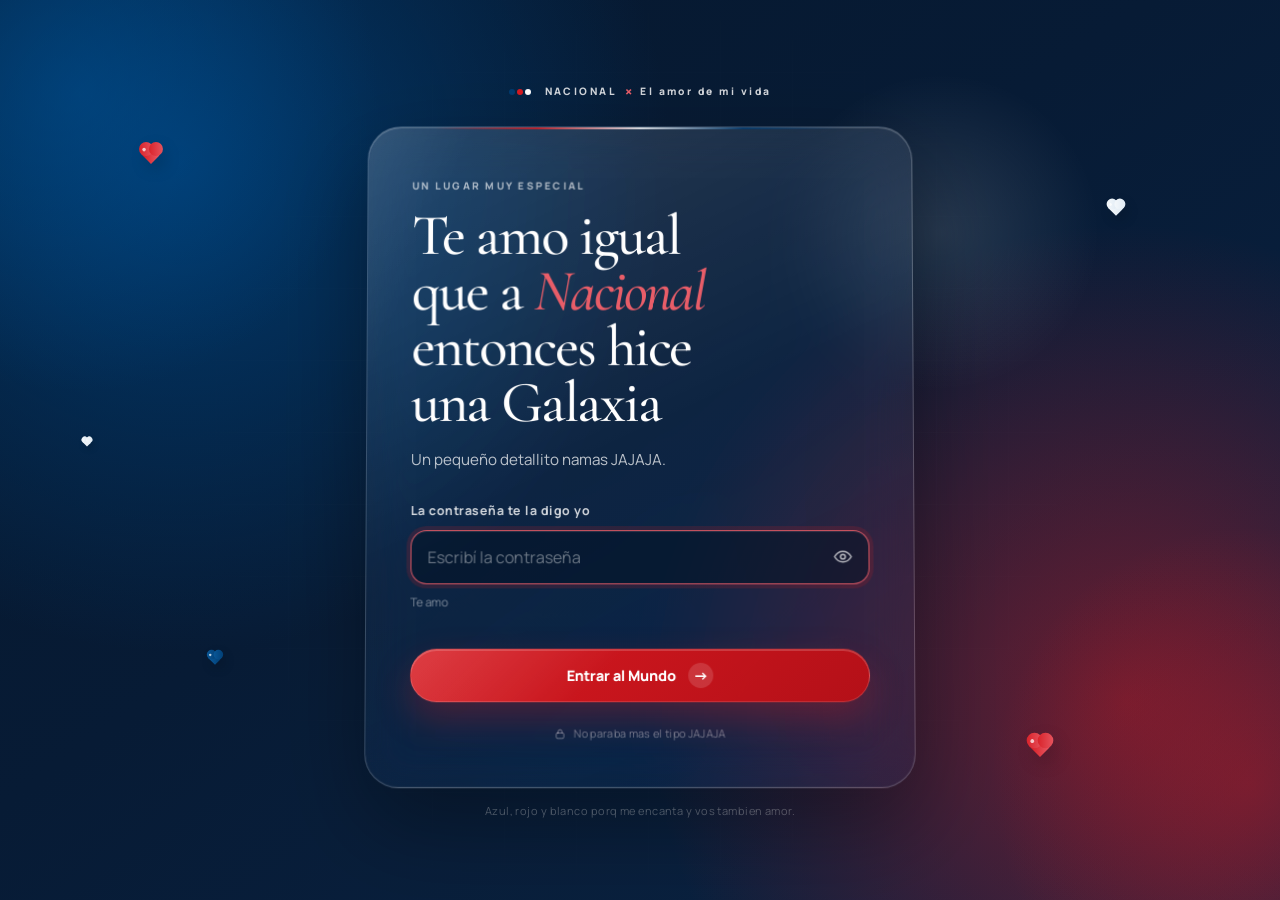
<file: index.html>
<!DOCTYPE html>
<html lang="es">
<head>
  <meta charset="UTF-8">
  <meta name="viewport" content="width=device-width, initial-scale=1, viewport-fit=cover">
  <meta name="theme-color" content="#071B35">
  <meta name="description" content="Un pequeño universo tricolor hecho con amor, exclusivamente para vos.">
  <title>TE AMO AMOOOR</title>

  <link rel="preconnect" href="https://fonts.googleapis.com">
  <link rel="preconnect" href="https://fonts.gstatic.com" crossorigin>
  <link href="https://fonts.googleapis.com/css2?family=Cormorant+Garamond:ital,wght@0,400;0,500;0,600;0,700;1,400;1,500;1,600&family=Manrope:wght@400;500;600;700;800&display=swap" rel="stylesheet">
  <link rel="stylesheet" href="styles.css">
  <script src="assets/three.min.js" defer></script>
  <script src="script.js" defer></script>
  <script src="universe.js" defer></script>
</head>
<body class="is-locked">

  <!-- Silueta de corazón reutilizable para recortar la escultura y la foto. -->
  <svg class="svg-defs" width="0" height="0" aria-hidden="true" focusable="false">
    <defs>
      <clipPath id="heart-clip" clipPathUnits="objectBoundingBox">
        <path d="M0.5 0.955C0.445 0.885 0.055 0.63 0.055 0.345C0.055 0.16 0.19 0.035 0.345 0.035C0.425 0.035 0.478 0.082 0.5 0.145C0.522 0.082 0.575 0.035 0.655 0.035C0.81 0.035 0.945 0.16 0.945 0.345C0.945 0.63 0.555 0.885 0.5 0.955Z"></path>
      </clipPath>
    </defs>
  </svg>


  <!-- ============================================================
       ACCESO PRIVADO
       La contraseña se valida en script.js. No se guarda en el navegador.
       ============================================================ -->
  <section id="gate" class="gate" role="dialog" aria-modal="true" aria-labelledby="gate-title">
    <div class="gate-backdrop" aria-hidden="true">
      <span class="gate-orb gate-orb--blue"></span>
      <span class="gate-orb gate-orb--red"></span>
      <span class="gate-orb gate-orb--white"></span>
      <span class="gate-grid"></span>
      <span class="gate-heart gate-heart--1"><i></i></span>
      <span class="gate-heart gate-heart--2"><i></i></span>
      <span class="gate-heart gate-heart--3"><i></i></span>
      <span class="gate-heart gate-heart--4"><i></i></span>
      <span class="gate-heart gate-heart--5"><i></i></span>
    </div>

    <div class="gate-shell">
      <div class="gate-brand" aria-label="Nacional y amor">
        <span class="tricolor-dot" aria-hidden="true"><i></i><i></i><i></i></span>
        <span>NACIONAL</span>
        <span class="gate-brand-x" aria-hidden="true">×</span>
        <span>El amor de mi vida</span>
      </div>

      <div class="gate-card" id="gate-card">
        <div class="gate-card-shine" aria-hidden="true"></div>
        <span class="gate-eyebrow" id="gate-eyebrow">UN LUGAR MUY ESPECIAL</span>
        <h1 id="gate-title">Hay un lugar al que solamente <em>vos</em> podés entrar...</h1>
        <p class="gate-subtitle" id="gate-subtitle">Esta pequeña sorpresa tiene una única destinataria.</p>

        <form id="gate-form" class="gate-form" novalidate>
          <label for="password" id="gate-label">Tu llave secreta</label>
          <div class="password-field">
            <input
              id="password"
              name="password"
              type="password"
              autocomplete="off"
              autocapitalize="none"
              spellcheck="false"
              aria-describedby="password-hint password-error"
              placeholder="Escribí la contraseña"
              required
            >
            <button type="button" class="password-toggle" id="toggle-password" aria-label="Mostrar contraseña" aria-pressed="false">
              <svg class="icon-eye" viewBox="0 0 24 24" aria-hidden="true">
                <path d="M2.5 12s3.5-6 9.5-6 9.5 6 9.5 6-3.5 6-9.5 6-9.5-6-9.5-6Z"></path>
                <circle cx="12" cy="12" r="2.7"></circle>
              </svg>
              <svg class="icon-eye-off" viewBox="0 0 24 24" aria-hidden="true">
                <path d="m4 4 16 16M9.9 5.2A10.8 10.8 0 0 1 12 5c6 0 9.5 6 9.5 6a15.6 15.6 0 0 1-2.3 3M6.2 6.8C3.8 8.4 2.5 11 2.5 11s3.5 6 9.5 6a10 10 0 0 0 4.3-.9"></path>
              </svg>
            </button>
          </div>

          <p id="password-hint" class="gate-hint">Pista: tres colores, un sentimiento y un número.</p>
          <p id="password-error" class="form-error" role="alert" aria-live="polite"></p>

          <button type="submit" class="btn btn-primary gate-submit" id="gate-submit">
            <span class="btn-label">Descubrir mi sorpresa</span>
            <span class="btn-arrow" aria-hidden="true">→</span>
            <span class="gate-success-icon" aria-hidden="true">
              <svg viewBox="0 0 24 24"><path d="m5 12.5 4.2 4.2L19 7"></path></svg>
            </span>
          </button>
        </form>

        <div class="gate-card-footer">
          <span class="gate-lock" aria-hidden="true">
            <svg viewBox="0 0 24 24"><rect x="5" y="10" width="14" height="10" rx="2.5"></rect><path d="M8.5 10V7.5a3.5 3.5 0 0 1 7 0V10"></path></svg>
          </span>
          <span id="gate-footer-text">Hecho con amor, exclusivamente para vos.</span>
        </div>
      </div>

      <p class="gate-footnote" id="gate-footnote">Un pequeño universo azul, rojo y blanco. Como nosotros.</p>
    </div>
  </section>

  <!-- ============================================================
       UNIVERSO 3D · ocupa el 100% de la pantalla tras el acceso.
       No hay header, menú, tarjetas ni secciones: solo el escenario.
       ============================================================ -->
  <div class="experience" id="experience" inert aria-hidden="true">
    <div class="universe-stage" id="universe-stage" aria-label="Universo 3D. Deslizá para mirar a tu alrededor.">
      <canvas class="universe-canvas" id="universe-canvas"></canvas>

      <!-- Alternativa si el dispositivo no soporta WebGL -->
      <div class="universe-fallback" id="universe-fallback" hidden>
        <img id="universe-fallback-img" alt="" hidden>
        <p class="universe-fallback-text" id="universe-fallback-text"></p>
      </div>

      <div class="universe-veil" id="universe-veil"></div>
      <div class="universe-loader" id="universe-loader" role="status" aria-live="polite">
        <span class="universe-loader-rings" aria-hidden="true"><i></i><i></i><i></i></span>
        <span id="universe-loader-text">Cargando la galaxia del amor de mi vida</span>
      </div>

      <p class="universe-welcome" id="universe-welcome" hidden>Bienvenida a nuestra galaxia teamo mivida❤️💙🤍</p>
      <p class="universe-hint" id="universe-hint" hidden>Deslizá para mirar alrededor · tocá una foto o un regalo 💙</p>
      <p class="universe-status" id="universe-status" role="status" aria-live="polite"></p>

      <div class="universe-tools">
        <button class="universe-btn" id="universe-gyro" type="button" hidden aria-pressed="false" aria-label="Usar el movimiento del teléfono">
          <svg viewBox="0 0 24 24" aria-hidden="true"><rect x="7" y="3" width="10" height="18" rx="2.4"></rect><path d="M11 18h2"></path></svg>
        </button>
        <button class="universe-btn" id="universe-reset" type="button" aria-label="Volver a centrar la vista">
          <svg viewBox="0 0 24 24" aria-hidden="true"><circle cx="12" cy="12" r="3"></circle><path d="M12 3v3M12 18v3M3 12h3M18 12h3"></path></svg>
        </button>
      </div>
    </div>
  </div>

  <!-- ============================================================
       SORPRESAS · aparece solo al tocar una foto o un regalo 3D.
       Todos los textos se editan en UNIVERSE_CONFIG.texts (universe.js).
       ============================================================ -->
  <div class="surprise-overlay" id="surprise-overlay" hidden role="dialog" aria-modal="true" aria-labelledby="surprise-title">
    <div class="surprise-panel" id="surprise-panel">
      <button class="surprise-close" id="surprise-close" type="button" aria-label="Cerrar sorpresa">×</button>
      <span class="surprise-kicker" id="surprise-kicker">UN MENSAJE PARA VOS</span>
      <h2 class="surprise-title" id="surprise-title"></h2>
      <figure class="surprise-photo" id="surprise-photo" hidden>
        <img id="surprise-img" alt="" decoding="async">
      </figure>
      <div class="surprise-body" id="surprise-body"></div>
      <p class="surprise-sign" id="surprise-sign"></p>
    </div>
  </div>
</body>
</html>
</file>
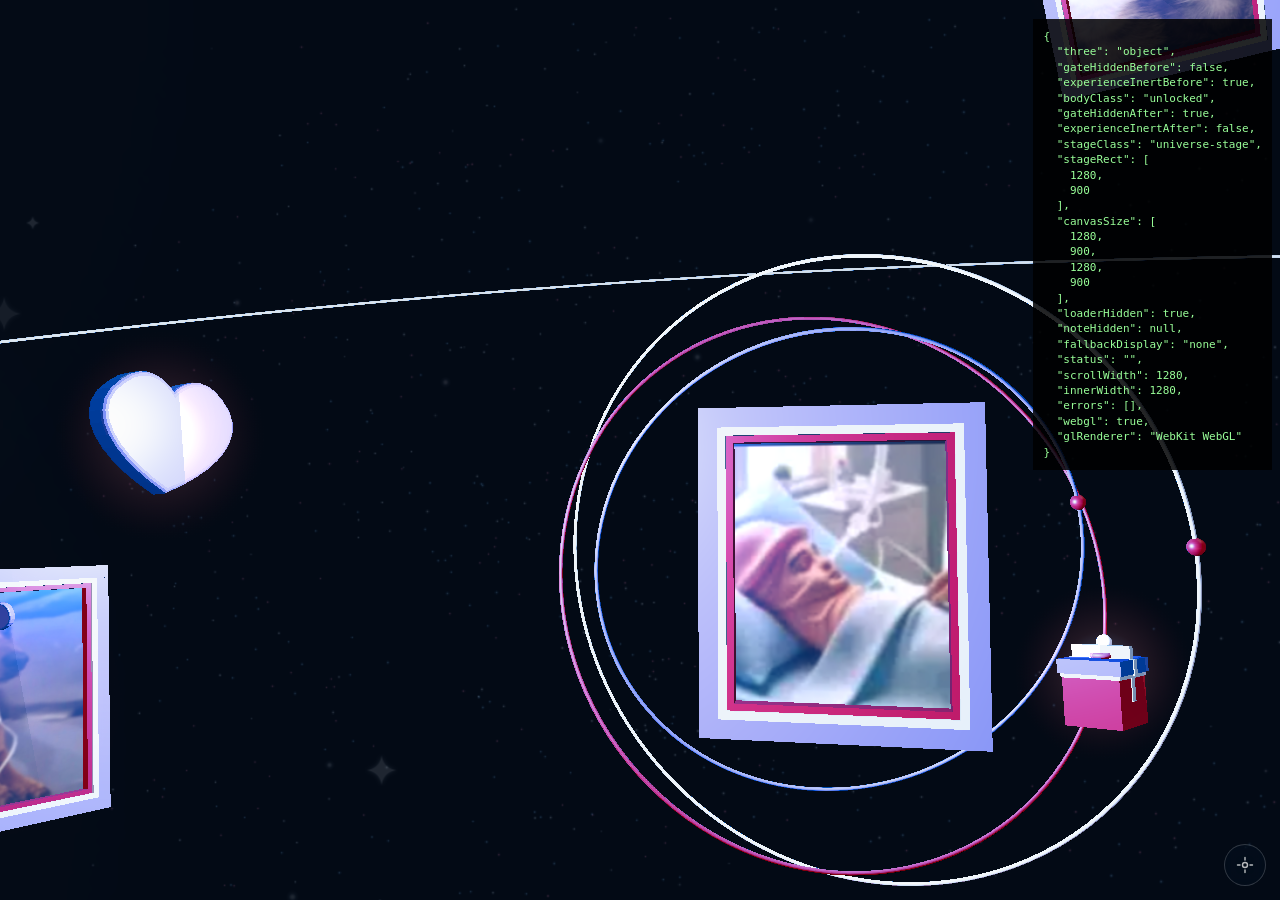
<file: qa-universe.html>
<!DOCTYPE html>
<html lang="es">
<head>
  <meta charset="UTF-8">
  <meta name="viewport" content="width=device-width, initial-scale=1">
  <title>QA universo</title>
  <style>
    html, body { margin: 0; width: 100%; height: 100%; overflow: hidden; background: #000; }
    iframe { display: block; width: 100vw; height: 100vh; border: 0; }
    #qa { position: fixed; z-index: 99999; inset: 8px 8px auto auto; max-width: 320px; max-height: 90vh; overflow: auto; padding: 10px; background: rgba(0,0,0,.85); color: #9f9; font: 11px/1.4 monospace; white-space: pre-wrap; }
  </style>
</head>
<body>
  <iframe id="frame" src="index.html"></iframe>
  <pre id="qa">waiting</pre>
  <script>
    const frame = document.getElementById("frame");
    const qa = document.getElementById("qa");
    const params = new URLSearchParams(location.search);
    const frameWidth = Number(params.get("w") || 0);
    const frameHeight = Number(params.get("h") || 0);
    if (frameWidth) {
      frame.style.width = frameWidth + "px";
      frame.style.height = (frameHeight || 844) + "px";
    }
    if (params.get("clean") === "1") {
      qa.style.display = "none";
    }
    const errors = [];
    const payload = {};

    frame.addEventListener("load", () => {
      const win = frame.contentWindow;
      const doc = frame.contentDocument;

      win.addEventListener("error", (event) => {
        errors.push("error: " + event.message + " @ " + event.filename + ":" + event.lineno);
      });
      win.addEventListener("unhandledrejection", (event) => {
        errors.push("rejection: " + (event.reason && event.reason.message ? event.reason.message : String(event.reason)));
      });

      payload.three = typeof win.THREE;
      payload.gateHiddenBefore = doc.getElementById("gate").hidden;
      payload.experienceInertBefore = doc.getElementById("experience").inert;

      setTimeout(() => {
        const input = doc.getElementById("password");
        input.value = "Nacionalteamo1";
        const form = doc.getElementById("gate-form");
        if (form.requestSubmit) form.requestSubmit();
        else form.dispatchEvent(new Event("submit", { bubbles: true, cancelable: true }));
      }, 350);

      setTimeout(() => {
        const stage = doc.getElementById("universe-stage");
        const canvas = doc.getElementById("universe-canvas");
        const loader = doc.getElementById("universe-loader");
        const note = doc.getElementById("universe-photo-note");
        const fallback = doc.getElementById("universe-fallback");
        const status = doc.getElementById("universe-status");

        payload.bodyClass = doc.body.className;
        payload.gateHiddenAfter = doc.getElementById("gate").hidden;
        payload.experienceInertAfter = doc.getElementById("experience").inert;
        payload.stageClass = stage ? stage.className : "missing";
        payload.stageRect = stage ? [Math.round(stage.getBoundingClientRect().width), Math.round(stage.getBoundingClientRect().height)] : null;
        payload.canvasSize = canvas ? [canvas.width, canvas.height, Math.round(canvas.getBoundingClientRect().width), Math.round(canvas.getBoundingClientRect().height)] : null;
        payload.loaderHidden = loader ? (loader.hidden || loader.classList.contains("is-hidden")) : null;
        payload.noteHidden = note ? note.hidden : null;
        payload.fallbackDisplay = fallback ? win.getComputedStyle(fallback).display : null;
        payload.status = status ? status.textContent : null;
        payload.scrollWidth = doc.documentElement.scrollWidth;
        payload.innerWidth = win.innerWidth;
        payload.errors = errors;

        const gl = canvas ? (canvas.getContext("webgl2") || canvas.getContext("webgl")) : null;
        payload.webgl = Boolean(gl);
        if (gl) {
          payload.glRenderer = gl.getParameter(gl.RENDERER);
        }

        qa.textContent = JSON.stringify(payload, null, 2);
        document.title = "QA " + (payload.stageClass || "?") + " errors=" + errors.length;
      }, 6500);
    });
  </script>
</body>
</html>
</file>
<file: styles.css>
/* ============================================================
   NACIONAL × AMOR
   Hoja de estilos principal
   ------------------------------------------------------------
   Orden:
   01. Base y variables
   02. Utilidades y botones
   03. Pantalla de acceso
   04. Universo 3D a pantalla completa
   05. Sorpresas (tarjeta al tocar una foto o un regalo)
   06. Ajustes para celular y movimiento reducido
   ============================================================ */

/* ============================================================
   01. BASE Y VARIABLES
   ============================================================ */
:root {
  --blue: #003B70;
  --red: #D71920;
  --white: #FFFFFF;
  --night: #071B35;
  --steel: #A8BED5;
  --red-soft: #E85D68;
  --warm: #FFFDFB;
  --gray: #F3F4F6;
  --ink: #102338;
  --ink-soft: #4C6074;
  --ink-muted: #6C7F91;
  --line: rgba(0, 59, 112, 0.14);
  --line-strong: rgba(0, 59, 112, 0.24);
  --paper: #FFFCF7;

  --serif: "Cormorant Garamond", "Iowan Old Style", "Palatino Linotype", Georgia, serif;
  --sans: "Manrope", "Segoe UI", system-ui, -apple-system, BlinkMacSystemFont, sans-serif;

  --radius-sm: 14px;
  --radius-md: 22px;
  --radius-lg: 32px;
  --radius-xl: 44px;

  --shadow-sm: 0 8px 22px rgba(7, 27, 53, 0.08);
  --shadow-md: 0 20px 50px rgba(7, 27, 53, 0.12);
  --shadow-lg: 0 34px 90px rgba(7, 27, 53, 0.18);
  --shadow-blue: 0 22px 50px rgba(0, 59, 112, 0.22);

  --max-width: 1180px;
  --page-gutter: clamp(16px, 5vw, 48px);
  --header-height: 66px;
  --safe-top: env(safe-area-inset-top, 0px);
  --safe-right: env(safe-area-inset-right, 0px);
  --safe-bottom: env(safe-area-inset-bottom, 0px);
  --safe-left: env(safe-area-inset-left, 0px);

  --ease-out: cubic-bezier(0.22, 1, 0.36, 1);
  --ease-soft: cubic-bezier(0.4, 0, 0.2, 1);
}

*,
*::before,
*::after {
  box-sizing: border-box;
}

[hidden] {
  display: none !important;
}

html {
  -webkit-text-size-adjust: 100%;
  scroll-behavior: smooth;
  scroll-padding-top: calc(var(--header-height) + 24px);
}

body {
  margin: 0;
  min-width: 280px;
  overflow-x: clip;
  background: var(--warm);
  color: var(--ink);
  font-family: var(--sans);
  font-size: 16px;
  line-height: 1.65;
  text-rendering: optimizeLegibility;
  -webkit-font-smoothing: antialiased;
}

body.is-locked {
  overflow: hidden;
}

body.modal-open {
  overflow: hidden;
}

h1, h2, h3, h4, p, figure, blockquote {
  margin: 0;
}

h1, h2, h3, h4 {
  text-wrap: balance;
}

p {
  text-wrap: pretty;
}

img,
svg {
  display: block;
  max-width: 100%;
}

img {
  height: auto;
}

button,
input {
  font: inherit;
}

button {
  color: inherit;
}

a {
  color: inherit;
  text-decoration: none;
}

ol, ul {
  margin: 0;
  padding: 0;
  list-style: none;
}

::selection {
  background: var(--red);
  color: var(--white);
}

:focus-visible {
  outline: 3px solid var(--red);
  outline-offset: 3px;
}

section[id] {
  scroll-margin-top: calc(var(--header-height) + 20px);
}

.svg-defs {
  position: absolute;
  width: 0;
  height: 0;
  overflow: hidden;
}

.skip-link {
  position: fixed;
  z-index: 3000;
  top: 12px;
  left: 12px;
  padding: 12px 18px;
  border-radius: 999px;
  background: var(--white);
  color: var(--blue);
  font-weight: 800;
  box-shadow: var(--shadow-md);
  transform: translateY(-160%);
  transition: transform 0.2s ease;
}

.skip-link:focus {
  transform: translateY(0);
}

/* ============================================================
   02. UTILIDADES Y BOTONES
   ============================================================ */
.section-inner {
  width: min(100%, var(--max-width));
  margin-inline: auto;
  padding-inline: var(--page-gutter);
  position: relative;
  z-index: 2;
}

.eyebrow {
  display: flex;
  align-items: center;
  gap: 10px;
  margin-bottom: 18px;
  color: var(--blue);
  font-size: 0.69rem;
  font-weight: 800;
  letter-spacing: 0.18em;
  line-height: 1.4;
  text-transform: uppercase;
}

.eyebrow-line {
  width: 28px;
  height: 2px;
  flex: 0 0 auto;
  border-radius: 99px;
  background: linear-gradient(90deg, var(--red), var(--blue));
}

.eyebrow--light {
  color: rgba(255, 255, 255, 0.76);
}

.eyebrow--light .eyebrow-line {
  background: linear-gradient(90deg, var(--white), var(--red-soft));
}

h2 {
  color: var(--night);
  font-family: var(--serif);
  font-size: clamp(2.25rem, 7.6vw, 4.35rem);
  font-weight: 600;
  letter-spacing: -0.035em;
  line-height: 0.98;
}

h2 em {
  color: var(--red);
  font-style: italic;
  font-weight: 500;
}

.section-lede {
  max-width: 62ch;
  margin-top: 22px;
  color: var(--ink-soft);
  font-size: clamp(0.96rem, 2.7vw, 1.08rem);
  line-height: 1.75;
}

.btn {
  position: relative;
  display: inline-flex;
  min-height: 48px;
  align-items: center;
  justify-content: center;
  gap: 12px;
  padding: 13px 22px;
  border: 1px solid transparent;
  border-radius: 999px;
  cursor: pointer;
  font-size: 0.9rem;
  font-weight: 800;
  line-height: 1.2;
  text-align: center;
  touch-action: manipulation;
  transition:
    transform 0.25s var(--ease-out),
    box-shadow 0.25s ease,
    background-color 0.25s ease,
    border-color 0.25s ease,
    color 0.25s ease;
  -webkit-tap-highlight-color: transparent;
}

.btn:hover {
  transform: translateY(-2px);
}

.btn:active {
  transform: translateY(0) scale(0.985);
}

.btn-primary {
  overflow: hidden;
  background:
    linear-gradient(135deg, rgba(255, 255, 255, 0.14), transparent 42%),
    linear-gradient(135deg, var(--blue), #002D57 55%, var(--night));
  border-color: rgba(255, 255, 255, 0.14);
  color: var(--white);
  box-shadow:
    inset 0 1px 0 rgba(255, 255, 255, 0.2),
    0 14px 34px rgba(0, 59, 112, 0.25);
}

.btn-primary::after {
  content: "";
  position: absolute;
  inset: 0;
  background: linear-gradient(110deg, transparent 20%, rgba(255, 255, 255, 0.22) 46%, transparent 70%);
  transform: translateX(-130%);
  transition: transform 0.65s var(--ease-out);
  pointer-events: none;
}

.btn-primary:hover {
  box-shadow:
    inset 0 1px 0 rgba(255, 255, 255, 0.24),
    0 18px 44px rgba(0, 59, 112, 0.32);
}

.btn-primary:hover::after {
  transform: translateX(130%);
}

.btn-ghost {
  background: rgba(255, 255, 255, 0.58);
  border-color: var(--line-strong);
  color: var(--blue);
  box-shadow: inset 0 1px 0 rgba(255, 255, 255, 0.8);
}

.btn-ghost:hover {
  background: var(--white);
  border-color: rgba(0, 59, 112, 0.35);
}

.btn-light {
  background: var(--white);
  color: var(--blue);
  box-shadow: 0 16px 36px rgba(0, 0, 0, 0.18);
}

.btn-light:hover {
  background: var(--paper);
}

.btn-arrow {
  display: inline-grid;
  width: 25px;
  height: 25px;
  flex: 0 0 auto;
  place-items: center;
  border-radius: 50%;
  background: rgba(255, 255, 255, 0.14);
  font-size: 0.95rem;
  line-height: 1;
}

.btn-ghost .btn-arrow {
  background: rgba(0, 59, 112, 0.08);
}

[data-reveal] {
  opacity: 0;
  transform: translateY(24px);
  transition:
    opacity 0.75s var(--ease-out),
    transform 0.75s var(--ease-out);
}

[data-reveal].is-visible {
  opacity: 1;
  transform: translateY(0);
}

.tricolor-dot {
  display: inline-flex;
  width: 24px;
  height: 12px;
  flex: 0 0 auto;
  gap: 2px;
  align-items: center;
}

.tricolor-dot i {
  display: block;
  width: 6px;
  height: 6px;
  border-radius: 50%;
}

.tricolor-dot i:nth-child(1) { background: var(--blue); }
.tricolor-dot i:nth-child(2) { background: var(--red); }
.tricolor-dot i:nth-child(3) { background: var(--white); box-shadow: 0 0 0 1px rgba(0, 59, 112, 0.16); }

.placeholder-stripes {
  display: inline-flex;
  width: 58px;
  height: 10px;
  gap: 3px;
  overflow: hidden;
  border-radius: 99px;
}

.placeholder-stripes i {
  flex: 1;
}

.placeholder-stripes i:nth-child(1) { background: var(--blue); }
.placeholder-stripes i:nth-child(2) { background: var(--red); }
.placeholder-stripes i:nth-child(3) { background: var(--white); box-shadow: inset 0 0 0 1px rgba(0, 59, 112, 0.15); }

/* ============================================================
   03. PANTALLA DE ACCESO
   ============================================================ */
.gate {
  position: fixed;
  z-index: 2000;
  inset: 0;
  display: flex;
  overflow-y: auto;
  overscroll-behavior: contain;
  align-items: center;
  justify-content: center;
  padding:
    calc(var(--safe-top) + 26px)
    calc(var(--safe-right) + 16px)
    calc(var(--safe-bottom) + 26px)
    calc(var(--safe-left) + 16px);
  background:
    radial-gradient(circle at 14% 18%, rgba(0, 59, 112, 0.95), transparent 37%),
    radial-gradient(circle at 88% 78%, rgba(215, 25, 32, 0.48), transparent 36%),
    linear-gradient(145deg, #06182E 0%, #071B35 45%, #0A2344 100%);
  color: var(--white);
  transition:
    opacity 0.7s var(--ease-soft),
    visibility 0.7s ease,
    transform 0.8s var(--ease-out);
}

.gate.is-leaving {
  opacity: 0;
  visibility: hidden;
  transform: scale(1.025);
  pointer-events: none;
}

.gate[hidden] {
  display: none;
}

.gate-backdrop {
  position: absolute;
  inset: 0;
  overflow: hidden;
  pointer-events: none;
}

.gate-orb {
  position: absolute;
  border-radius: 50%;
  opacity: 0.6;
}

.gate-orb--blue {
  width: min(70vw, 620px);
  aspect-ratio: 1;
  top: -24%;
  left: -18%;
  background: radial-gradient(circle, rgba(0, 84, 153, 0.8), transparent 68%);
}

.gate-orb--red {
  width: min(60vw, 520px);
  aspect-ratio: 1;
  right: -18%;
  bottom: -16%;
  background: radial-gradient(circle, rgba(215, 25, 32, 0.55), transparent 70%);
}

.gate-orb--white {
  width: min(40vw, 320px);
  aspect-ratio: 1;
  top: 8%;
  right: 14%;
  opacity: 0.14;
  background: radial-gradient(circle, rgba(255, 255, 255, 0.9), transparent 70%);
}

.gate-grid {
  position: absolute;
  inset: 0;
  opacity: 0.18;
  background-image:
    linear-gradient(rgba(255, 255, 255, 0.12) 1px, transparent 1px),
    linear-gradient(90deg, rgba(255, 255, 255, 0.12) 1px, transparent 1px);
  background-size: 72px 72px;
  -webkit-mask-image: radial-gradient(circle at center, #000 0%, transparent 68%);
  mask-image: radial-gradient(circle at center, #000 0%, transparent 68%);
}

.gate-heart {
  position: absolute;
  width: 20px;
  height: 20px;
  border-radius: 0 0 5px 0;
  background: linear-gradient(135deg, var(--red), var(--red-soft));
  transform: rotate(-45deg);
  box-shadow: 0 9px 24px rgba(0, 0, 0, 0.25);
  animation: gateHeartFloat 8s ease-in-out infinite;
}

.gate-heart::before,
.gate-heart::after {
  content: "";
  position: absolute;
  width: 20px;
  height: 20px;
  border-radius: 50%;
  background: inherit;
}

.gate-heart::before {
  top: -10px;
  left: 0;
}

.gate-heart::after {
  top: 0;
  left: 10px;
}

.gate-heart i {
  position: absolute;
  z-index: 2;
  top: -4px;
  left: 5px;
  width: 5px;
  height: 5px;
  border-radius: 50%;
  background: rgba(255, 255, 255, 0.72);
}

.gate-heart--1 {
  top: 16%;
  left: 11%;
  scale: 0.7;
  animation-delay: -2s;
}

.gate-heart--2 {
  top: 72%;
  left: 16%;
  scale: 0.48;
  background: linear-gradient(135deg, #0B5C9E, var(--blue));
  animation-delay: -5s;
}

.gate-heart--3 {
  top: 22%;
  right: 12%;
  scale: 0.55;
  background: linear-gradient(135deg, #F8FAFC, #DCE8F3);
  animation-delay: -3s;
}

.gate-heart--4 {
  right: 18%;
  bottom: 16%;
  scale: 0.78;
  animation-delay: -6s;
}

.gate-heart--5 {
  top: 48%;
  left: 6%;
  scale: 0.32;
  background: linear-gradient(135deg, #F8FAFC, #DCE8F3);
  animation-delay: -1s;
}

.gate-shell {
  position: relative;
  z-index: 3;
  width: min(100%, 548px);
  margin-block: auto;
}

.gate-brand {
  display: flex;
  align-items: center;
  justify-content: center;
  gap: 8px;
  margin-bottom: 20px;
  color: rgba(255, 255, 255, 0.82);
  font-size: 0.64rem;
  font-weight: 800;
  letter-spacing: 0.24em;
}

.gate-brand .tricolor-dot {
  margin-right: 4px;
}

.gate-brand-x {
  color: var(--red-soft);
  font-size: 0.9rem;
  letter-spacing: 0;
}

.gate-card {
  position: relative;
  overflow: hidden;
  padding: clamp(26px, 6vw, 44px);
  border: 1px solid rgba(255, 255, 255, 0.19);
  border-radius: clamp(24px, 5vw, 34px);
  background:
    linear-gradient(155deg, rgba(255, 255, 255, 0.14), rgba(255, 255, 255, 0.035) 48%, rgba(0, 59, 112, 0.12));
  box-shadow:
    inset 0 1px 0 rgba(255, 255, 255, 0.2),
    inset 0 -1px 0 rgba(255, 255, 255, 0.04),
    0 36px 90px rgba(0, 0, 0, 0.34);
  backdrop-filter: blur(22px) saturate(115%);
  -webkit-backdrop-filter: blur(22px) saturate(115%);
  transform: perspective(1000px) rotateX(1.2deg);
  transition: transform 0.5s var(--ease-out), border-color 0.4s ease;
}

.gate-card::before {
  content: "";
  position: absolute;
  top: 0;
  left: 12%;
  right: 12%;
  height: 2px;
  background: linear-gradient(90deg, transparent, var(--red), var(--white), var(--blue), transparent);
  opacity: 0.8;
}

.gate-card.is-success {
  border-color: rgba(255, 255, 255, 0.55);
  transform: perspective(1000px) rotateX(0deg) scale(1.01);
}

.gate-card.is-error {
  animation: gateShake 0.42s ease;
}

.gate-card-shine {
  position: absolute;
  top: -80%;
  left: -60%;
  width: 60%;
  height: 230%;
  background: linear-gradient(90deg, transparent, rgba(255, 255, 255, 0.1), transparent);
  transform: rotate(22deg);
  pointer-events: none;
}

.gate-eyebrow {
  display: inline-block;
  margin-bottom: 14px;
  color: rgba(255, 255, 255, 0.62);
  font-size: 0.64rem;
  font-weight: 800;
  letter-spacing: 0.22em;
}

.gate h1 {
  max-width: 12ch;
  color: var(--white);
  font-family: var(--serif);
  font-size: clamp(2.3rem, 8vw, 3.65rem);
  font-weight: 500;
  letter-spacing: -0.035em;
  line-height: 0.96;
}

.gate h1 em {
  color: var(--red-soft);
  font-weight: 500;
}

.gate-subtitle {
  max-width: 38ch;
  margin-top: 16px;
  color: rgba(255, 255, 255, 0.72);
  font-size: 0.95rem;
  line-height: 1.7;
}

.gate-form {
  margin-top: 28px;
}

.gate-form > label {
  display: block;
  margin-bottom: 8px;
  color: rgba(255, 255, 255, 0.82);
  font-size: 0.78rem;
  font-weight: 700;
  letter-spacing: 0.04em;
}

.password-field {
  position: relative;
  display: flex;
  align-items: center;
  border: 1px solid rgba(255, 255, 255, 0.2);
  border-radius: 16px;
  background: rgba(2, 15, 32, 0.32);
  box-shadow: inset 0 1px 0 rgba(255, 255, 255, 0.06);
  transition:
    border-color 0.25s ease,
    background-color 0.25s ease,
    box-shadow 0.25s ease;
}

.password-field:focus-within {
  border-color: rgba(232, 93, 104, 0.9);
  background: rgba(2, 15, 32, 0.48);
  box-shadow:
    0 0 0 4px rgba(215, 25, 32, 0.16),
    inset 0 1px 0 rgba(255, 255, 255, 0.08);
}

.password-field input {
  width: 100%;
  min-height: 52px;
  padding: 13px 52px 13px 16px;
  border: 0;
  border-radius: 16px;
  outline: 0;
  background: transparent;
  color: var(--white);
  font-size: 1rem;
  letter-spacing: 0.03em;
}

.password-field input::placeholder {
  color: rgba(255, 255, 255, 0.4);
  letter-spacing: 0;
}

.password-toggle {
  position: absolute;
  right: 4px;
  display: grid;
  width: 44px;
  height: 44px;
  place-items: center;
  border: 0;
  border-radius: 12px;
  background: transparent;
  color: rgba(255, 255, 255, 0.68);
  cursor: pointer;
  transition: background-color 0.2s ease, color 0.2s ease;
}

.password-toggle:hover {
  background: rgba(255, 255, 255, 0.08);
  color: var(--white);
}

.password-toggle svg {
  width: 21px;
  height: 21px;
  fill: none;
  stroke: currentColor;
  stroke-linecap: round;
  stroke-linejoin: round;
  stroke-width: 1.7;
}

.password-toggle .icon-eye-off {
  display: none;
}

.password-toggle[aria-pressed="true"] .icon-eye {
  display: none;
}

.password-toggle[aria-pressed="true"] .icon-eye-off {
  display: block;
}

.gate-hint {
  margin-top: 10px;
  color: rgba(255, 255, 255, 0.46);
  font-size: 0.73rem;
  line-height: 1.5;
}

.form-error {
  min-height: 22px;
  margin-top: 5px;
  color: #FFB7BC;
  font-size: 0.78rem;
  font-weight: 700;
  line-height: 1.45;
}

.gate-submit {
  width: 100%;
  margin-top: 10px;
  min-height: 52px;
  background:
    linear-gradient(135deg, rgba(255, 255, 255, 0.16), transparent 42%),
    linear-gradient(135deg, var(--red), #B41018);
  box-shadow:
    inset 0 1px 0 rgba(255, 255, 255, 0.22),
    0 16px 36px rgba(215, 25, 32, 0.3);
}

.gate-submit:hover {
  box-shadow:
    inset 0 1px 0 rgba(255, 255, 255, 0.26),
    0 20px 44px rgba(215, 25, 32, 0.38);
}

.gate-success-icon {
  display: none;
  width: 26px;
  height: 26px;
  place-items: center;
  border-radius: 50%;
  background: rgba(255, 255, 255, 0.18);
}

.gate-success-icon svg {
  width: 17px;
  height: 17px;
  fill: none;
  stroke: currentColor;
  stroke-linecap: round;
  stroke-linejoin: round;
  stroke-width: 2.4;
}

.gate-card.is-success .gate-submit {
  background: linear-gradient(135deg, #0A6A4A, #064D37);
  box-shadow: 0 16px 36px rgba(4, 79, 55, 0.32);
}

.gate-card.is-success .gate-submit .btn-label,
.gate-card.is-success .gate-submit .btn-arrow {
  display: none;
}

.gate-card.is-success .gate-success-icon {
  display: grid;
  animation: successPop 0.4s var(--ease-out);
}

.gate-card.is-success .password-field {
  border-color: rgba(255, 255, 255, 0.6);
}

.gate-card-footer {
  display: flex;
  align-items: center;
  justify-content: center;
  gap: 7px;
  margin-top: 22px;
  color: rgba(255, 255, 255, 0.42);
  font-size: 0.68rem;
  letter-spacing: 0.03em;
}

.gate-lock svg {
  width: 13px;
  height: 13px;
  fill: none;
  stroke: currentColor;
  stroke-linecap: round;
  stroke-linejoin: round;
  stroke-width: 1.7;
}

.gate-footnote {
  margin-top: 16px;
  color: rgba(255, 255, 255, 0.35);
  font-size: 0.69rem;
  letter-spacing: 0.04em;
  text-align: center;
}


/* Animaciones del acceso */
@keyframes gateHeartFloat {
  0%, 100% { transform: rotate(-45deg) translate(0, 0); }
  50% { transform: rotate(-45deg) translate(4px, -12px); }
}

@keyframes gateShake {
  0%, 100% { transform: perspective(1000px) rotateX(1.2deg) translateX(0); }
  20% { transform: perspective(1000px) rotateX(1.2deg) translateX(-8px); }
  40% { transform: perspective(1000px) rotateX(1.2deg) translateX(7px); }
  60% { transform: perspective(1000px) rotateX(1.2deg) translateX(-5px); }
  80% { transform: perspective(1000px) rotateX(1.2deg) translateX(3px); }
}

@keyframes successPop {
  0% { transform: scale(0.6); opacity: 0; }
  70% { transform: scale(1.1); opacity: 1; }
  100% { transform: scale(1); opacity: 1; }
}

@keyframes ringSpin {
  to { transform: rotate(360deg); }
}

@keyframes ringSpinReverse {
  to { transform: rotate(-360deg); }
}

@media (max-width: 420px) {
  .gate h1 { font-size: clamp(2.15rem, 10vw, 2.8rem); }
  .gate-card { padding: 24px 20px; }
  .gate-brand { margin-bottom: 14px; font-size: 0.58rem; }
  .gate-footnote { font-size: 0.64rem; }
}
@media (max-width: 360px) {
  .gate-card { padding: 20px 16px; }
  .gate-subtitle { font-size: 0.86rem; }
  .gate-footnote { display: none; }
}

/* ============================================================
   UNIVERSO 3D A PANTALLA COMPLETA (posterior al acceso)
   ============================================================ */
body.unlocked {
  position: fixed;
  inset: 0;
  overflow: hidden;
  overscroll-behavior: none;
  background: #050f20;
}

.experience {
  position: fixed;
  inset: 0;
  z-index: 1;
  overflow: hidden;
  background: #050f20;
}
.experience[inert] { visibility: hidden; }

.universe-stage {
  position: fixed;
  inset: 0;
  width: 100%;
  height: 100vh;
  height: 100dvh;
  overflow: hidden;
  touch-action: none;
  user-select: none;
  -webkit-user-select: none;
  -webkit-touch-callout: none;
  -webkit-tap-highlight-color: transparent;
  cursor: grab;
  outline: none;
  background: radial-gradient(120% 90% at 50% 40%, #0a2a52 0%, #061426 60%, #030a15 100%);
}
.universe-stage.is-dragging { cursor: grabbing; }

.universe-canvas {
  position: absolute;
  inset: 0;
  display: block;
  width: 100%;
  height: 100%;
}

.universe-veil {
  position: absolute;
  inset: 0;
  background: #030a15;
  pointer-events: none;
  transition: opacity 1.6s var(--ease-soft);
}
.universe-veil.is-clear { opacity: 0; }

.universe-loader {
  position: absolute;
  inset: 0;
  display: grid;
  place-content: center;
  justify-items: center;
  gap: 18px;
  color: rgba(255, 255, 255, 0.82);
  font: italic 500 1.25rem/1.2 var(--serif);
  pointer-events: none;
  transition: opacity 0.6s var(--ease-soft);
}
.universe-loader.is-hidden { opacity: 0; }
.universe-loader-rings { display: flex; gap: 8px; }
.universe-loader-rings i {
  width: 10px; height: 10px; border-radius: 50%;
  animation: universePulse 1.2s ease-in-out infinite;
}
.universe-loader-rings i:nth-child(1) { background: #2f7fff; }
.universe-loader-rings i:nth-child(2) { background: #fff; animation-delay: 0.15s; }
.universe-loader-rings i:nth-child(3) { background: #D71920; animation-delay: 0.3s; }
@keyframes universePulse { 0%, 100% { transform: scale(0.6); opacity: 0.5; } 50% { transform: scale(1.2); opacity: 1; } }

.universe-welcome,
.universe-hint {
  position: absolute;
  left: 50%;
  margin: 0;
  width: min(88vw, 620px);
  transform: translateX(-50%);
  text-align: center;
  color: #fff;
  pointer-events: none;
  opacity: 0;
  transition: opacity 1.2s var(--ease-soft);
}
.universe-welcome {
  top: 50%;
  translate: 0 -50%;
  font: italic 600 clamp(2rem, 8.5vw, 3.6rem)/1.1 var(--serif);
  text-shadow: 0 0 24px rgba(47, 127, 255, 0.9), 0 0 48px rgba(215, 25, 32, 0.55);
}
.universe-hint {
  bottom: calc(env(safe-area-inset-bottom, 0px) + 26px);
  width: min(92vw, 520px);
  font: 600 0.78rem/1.45 var(--sans);
  letter-spacing: 0.01em;
  text-shadow: 0 1px 12px rgba(0, 0, 0, 0.8);
}
.universe-welcome.is-visible,
.universe-hint.is-visible { opacity: 1; }

.universe-status {
  position: absolute;
  width: 1px; height: 1px; margin: -1px; overflow: hidden;
  clip: rect(0 0 0 0); white-space: nowrap;
}

.universe-tools {
  position: absolute;
  right: calc(env(safe-area-inset-right, 0px) + 14px);
  bottom: calc(env(safe-area-inset-bottom, 0px) + 14px);
  display: flex;
  flex-direction: column;
  gap: 10px;
}
.universe-btn {
  display: grid;
  place-items: center;
  width: 42px; height: 42px;
  padding: 0;
  border: 1px solid rgba(255, 255, 255, 0.26);
  border-radius: 50%;
  background: rgba(6, 20, 38, 0.46);
  -webkit-backdrop-filter: blur(8px);
  backdrop-filter: blur(8px);
  color: #fff;
  opacity: 0.72;
  cursor: pointer;
  transition: opacity 0.25s, background 0.25s;
}
.universe-btn:hover, .universe-btn:focus-visible, .universe-btn[aria-pressed="true"] { opacity: 1; background: rgba(215, 25, 32, 0.5); }
.universe-btn:focus-visible { outline: 2px solid #fff; outline-offset: 2px; }
.universe-btn svg { width: 20px; height: 20px; fill: none; stroke: currentColor; stroke-width: 1.7; stroke-linecap: round; stroke-linejoin: round; }

/* Alternativa sin WebGL: pantalla completa, sin tarjetas */
.universe-fallback {
  position: absolute;
  inset: 0;
  display: grid;
  place-content: center;
  justify-items: center;
  gap: 28px;
  padding: 24px;
  background: radial-gradient(90% 70% at 20% 20%, rgba(47, 127, 255, 0.35), transparent 60%),
              radial-gradient(90% 70% at 85% 85%, rgba(215, 25, 32, 0.35), transparent 60%), #061426;
}
.universe-fallback img {
  width: min(62vw, 300px); aspect-ratio: 4 / 5; object-fit: cover;
  border: 4px solid #fff; outline: 4px solid #D71920; outline-offset: 0;
  box-shadow: 0 0 0 10px #003B70, 0 24px 70px rgba(0, 0, 0, 0.6);
}
.universe-fallback-text {
  max-width: 24ch; color: #fff; text-align: center;
  font: italic 600 clamp(1.5rem, 6vw, 2.2rem)/1.2 var(--serif);
  text-shadow: 0 0 22px rgba(47, 127, 255, 0.8);
  transition: opacity 0.8s;
}

/* ============================================================
   SORPRESAS 3D · se muestran solo al tocar un objeto del universo
   ============================================================ */
.surprise-overlay {
  position: fixed;
  z-index: 2200;
  inset: 0;
  display: grid;
  place-items: center;
  padding: calc(env(safe-area-inset-top, 0px) + 18px) calc(env(safe-area-inset-right, 0px) + 18px)
           calc(env(safe-area-inset-bottom, 0px) + 18px) calc(env(safe-area-inset-left, 0px) + 18px);
  background: radial-gradient(90% 80% at 50% 45%, rgba(0, 59, 112, 0.32), rgba(3, 10, 21, 0.86) 70%);
  -webkit-backdrop-filter: blur(9px);
  backdrop-filter: blur(9px);
  opacity: 0;
  transition: opacity 0.42s var(--ease-soft);
}
.surprise-overlay[hidden] { display: none !important; }
.surprise-overlay.is-visible { opacity: 1; }

.surprise-panel {
  position: relative;
  width: min(100%, 560px);
  max-height: min(82dvh, 720px);
  overflow-y: auto;
  overscroll-behavior: contain;
  padding: clamp(26px, 6vw, 42px) clamp(22px, 6vw, 40px);
  border: 1px solid rgba(255, 255, 255, 0.34);
  border-radius: clamp(20px, 5vw, 30px);
  background:
    linear-gradient(155deg, rgba(255, 255, 255, 0.1), transparent 40%),
    linear-gradient(160deg, rgba(9, 36, 68, 0.97), rgba(7, 27, 53, 0.98) 55%, rgba(58, 9, 18, 0.96));
  box-shadow: inset 0 1px 0 rgba(255, 255, 255, 0.26), 0 28px 80px rgba(0, 0, 0, 0.62), 0 0 46px rgba(0, 59, 112, 0.4);
  color: #fff;
  transform: translateY(20px) scale(0.97);
  transition: transform 0.45s var(--ease-out);
  scrollbar-width: thin;
  -webkit-overflow-scrolling: touch;
}
.surprise-overlay.is-visible .surprise-panel { transform: translateY(0) scale(1); }
.surprise-panel::before {
  content: "";
  position: absolute;
  top: 0; left: 14%; right: 14%;
  height: 3px;
  border-radius: 0 0 99px 99px;
  background: linear-gradient(90deg, #003B70, #fff 45%, #D71920);
  box-shadow: 0 0 18px rgba(255, 255, 255, 0.5);
}
.surprise-close {
  position: absolute;
  top: 12px; right: 14px;
  display: grid; place-items: center;
  width: 38px; height: 38px;
  border: 1px solid rgba(255, 255, 255, 0.24);
  border-radius: 50%;
  background: rgba(3, 10, 21, 0.42);
  color: rgba(255, 255, 255, 0.82);
  font: 400 1.45rem/1 var(--sans);
  cursor: pointer;
  transition: background 0.2s, color 0.2s, transform 0.2s;
}
.surprise-close:hover { background: rgba(215, 25, 32, 0.55); color: #fff; transform: rotate(90deg); }
.surprise-kicker {
  display: block;
  margin-bottom: 10px;
  color: rgba(255, 255, 255, 0.58);
  font: 800 0.62rem/1.4 var(--sans);
  letter-spacing: 0.2em;
  text-transform: uppercase;
}
.surprise-title {
  margin: 0 44px 16px 0;
  color: #fff;
  font: italic 600 clamp(1.6rem, 6vw, 2.35rem)/1.08 var(--serif);
  text-shadow: 0 0 20px rgba(47, 127, 255, 0.6);
}
.surprise-photo { margin: 0 0 18px; }
.surprise-photo img {
  width: 100%;
  max-height: 34dvh;
  object-fit: cover;
  border: 3px solid #fff;
  outline: 3px solid #D71920;
  outline-offset: -6px;
  box-shadow: 0 0 0 6px rgba(0, 59, 112, 0.85), 0 16px 40px rgba(0, 0, 0, 0.45);
}
.surprise-body p {
  margin: 0 0 12px;
  color: rgba(255, 255, 255, 0.9);
  font: 400 clamp(0.94rem, 3.2vw, 1.03rem)/1.7 var(--serif);
}
.surprise-body p:last-child { margin-bottom: 0; }
.surprise-sign {
  margin-top: 18px;
  padding-top: 14px;
  border-top: 1px solid rgba(255, 255, 255, 0.18);
  color: rgba(255, 255, 255, 0.66);
  font: italic 500 0.95rem/1.5 var(--serif);
  text-align: right;
}
.surprise-sign:empty { display: none; }

@media (max-width: 420px) {
  .surprise-panel { max-height: 88dvh; padding: 24px 18px; }
  .surprise-close { top: 8px; right: 8px; width: 34px; height: 34px; }
  .surprise-photo img { max-height: 30dvh; }
  .universe-welcome { font-size: clamp(1.75rem, 9vw, 2.6rem); }
  .universe-tools { gap: 8px; right: calc(env(safe-area-inset-right, 0px) + 10px); bottom: calc(env(safe-area-inset-bottom, 0px) + 10px); }
  .universe-btn { width: 40px; height: 40px; }
}

@media (prefers-reduced-motion: reduce) {
  .universe-veil, .surprise-overlay, .surprise-panel { transition-duration: 0.01ms; }
}
</file>
